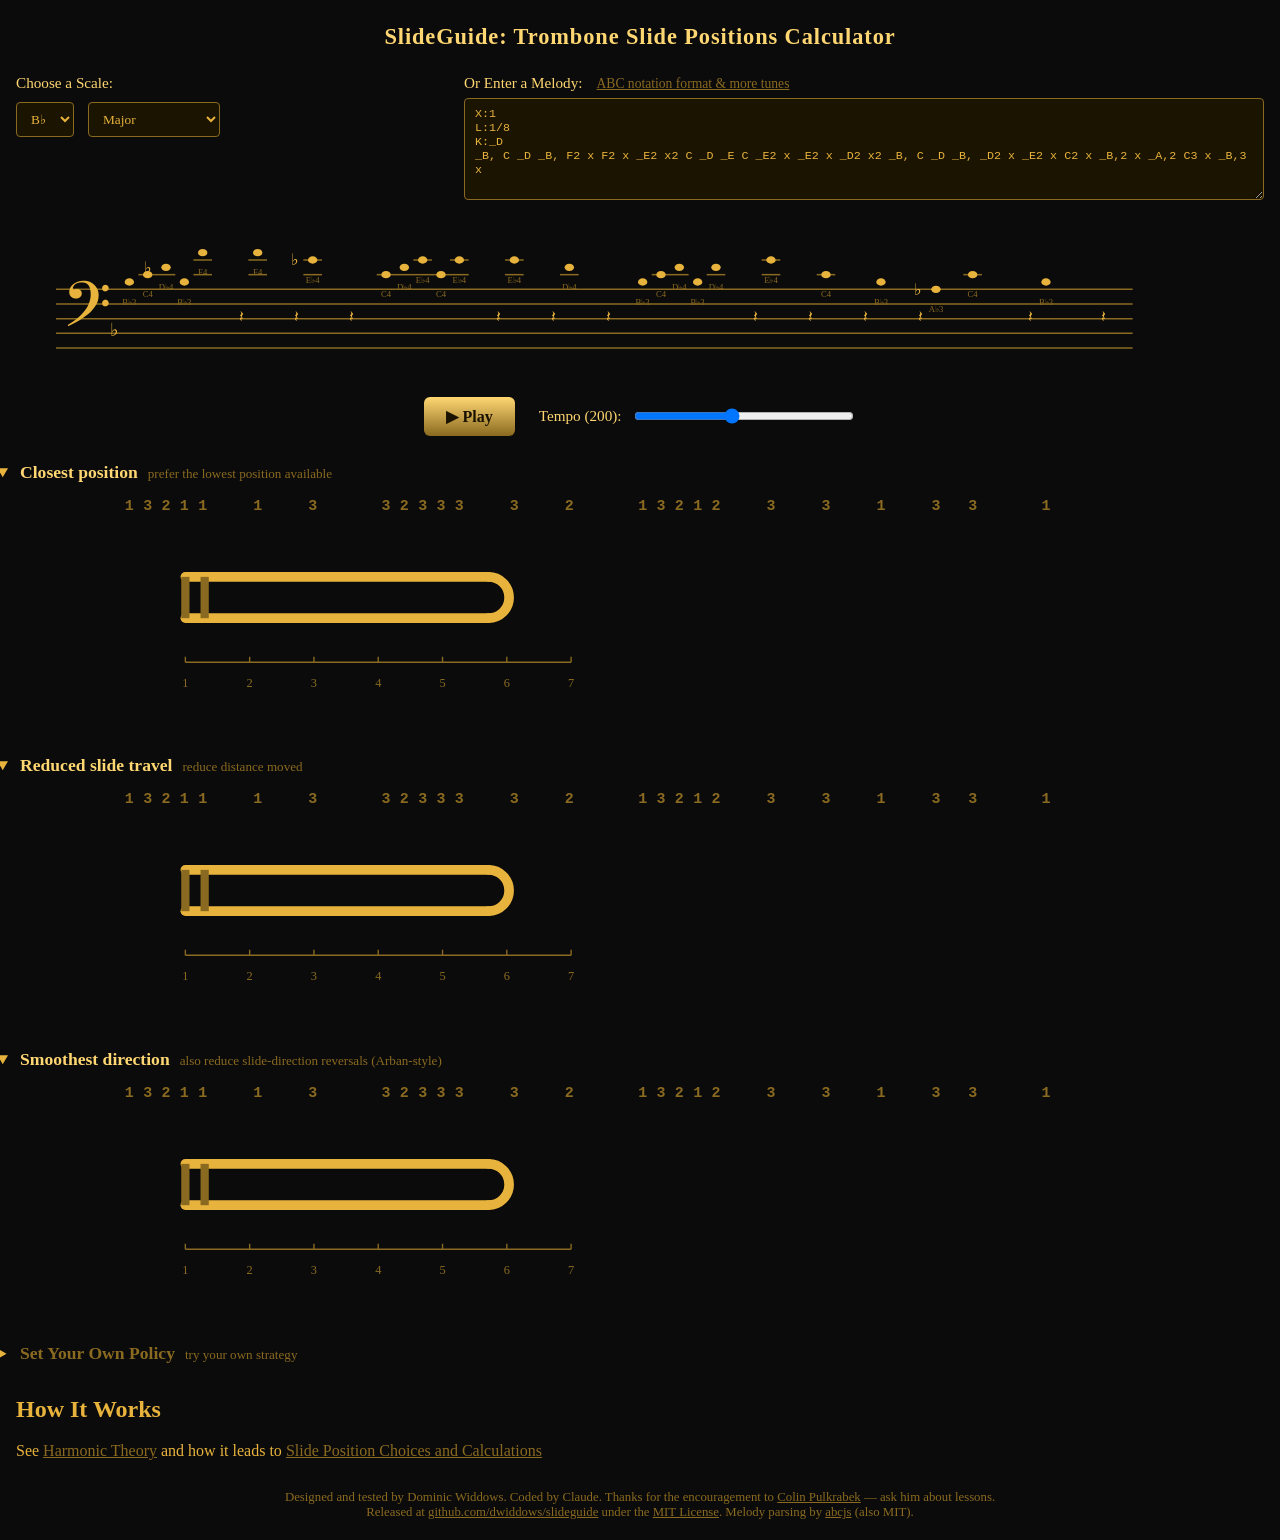
<file: index.html>
<!DOCTYPE html>
<html lang="en">
<head>
<meta charset="UTF-8">
<meta name="viewport" content="width=device-width, initial-scale=1">
<title>SlideGuide: Trombone Slide Positions Calculator</title>
<link rel="stylesheet" href="style.css">
</head>
<body>

<h1>SlideGuide: Trombone Slide Positions Calculator</h1>

<div class="stage">
  <div class="input-row">
    <div class="scale-entry">
      <label>Choose a Scale:</label>
      <div class="scale-controls">
        <select id="root-select"></select>
        <select id="type-select"></select>
      </div>
    </div>

    <div class="melody-entry">
      <div class="input-label-row">
        <label for="melody-input">Or Enter a Melody:</label>
        <a href="https://abcnotation.com/" target="_blank" rel="noopener">ABC notation format &amp; more tunes</a>
      </div>
      <textarea id="melody-input" rows="6" spellcheck="false" autocapitalize="off" autocorrect="off" autocomplete="off">X:1
L:1/8
K:_D
_B, C _D _B, F2 x F2 x _E2 x2 C _D _E C _E2 x _E2 x _D2 x2 _B, C _D _B, _D2 x _E2 x C2 x _B,2 x _A,2 C3 x _B,3 x</textarea>
      <div class="melody-controls">
        <span id="melody-error" class="melody-error"></span>
      </div>
    </div>
  </div>

  <div class="staff-scroll" id="staff-scroll">
    <svg id="staff-svg"></svg>
  </div>

  <div class="playback-row">
    <button id="play-btn">&#9654; Play</button>
    <div class="tempo-entry">
      <label for="tempo-select">Tempo (<span id="tempo-value">200</span>):</label>
      <input type="range" id="tempo-select" min="40" max="400" step="1" value="200">
    </div>
  </div>

  <div class="panels" id="panels"></div>

  <h2>How It Works</h2>

  <p>See <a href="harmonic_theory.html">Harmonic Theory</a> and how it leads to
    <a href="slide_theory.html">Slide Position Choices and Calculations</a></p>

  <p class="credits">Designed and tested by Dominic Widdows. Coded by Claude.
  Thanks for the encouragement to <a href="https://www.colinpulkrabek.com/" target="_blank"
  rel="noopener">Colin Pulkrabek</a> &mdash; ask him about lessons.<br>
  Released at <a href="https://github.com/dwiddows/slideguide" target="_blank"
  rel="noopener">github.com/dwiddows/slideguide</a> under the
  <a href="LICENSE" target="_blank" rel="noopener">MIT License</a>. Melody parsing by
  <a href="https://abcjs.net/" target="_blank" rel="noopener">abcjs</a> (also MIT).</p>
</div>

<script src="music-theory.js"></script>
<script src="trombone-positions.js"></script>
<script src="staff-view.js"></script>
<script src="solver.js"></script>
<script src="abcjs-basic-min.js"></script>
<script src="abc-import.js"></script>
<script src="trombone.js"></script>
</body>
</html>
</file>
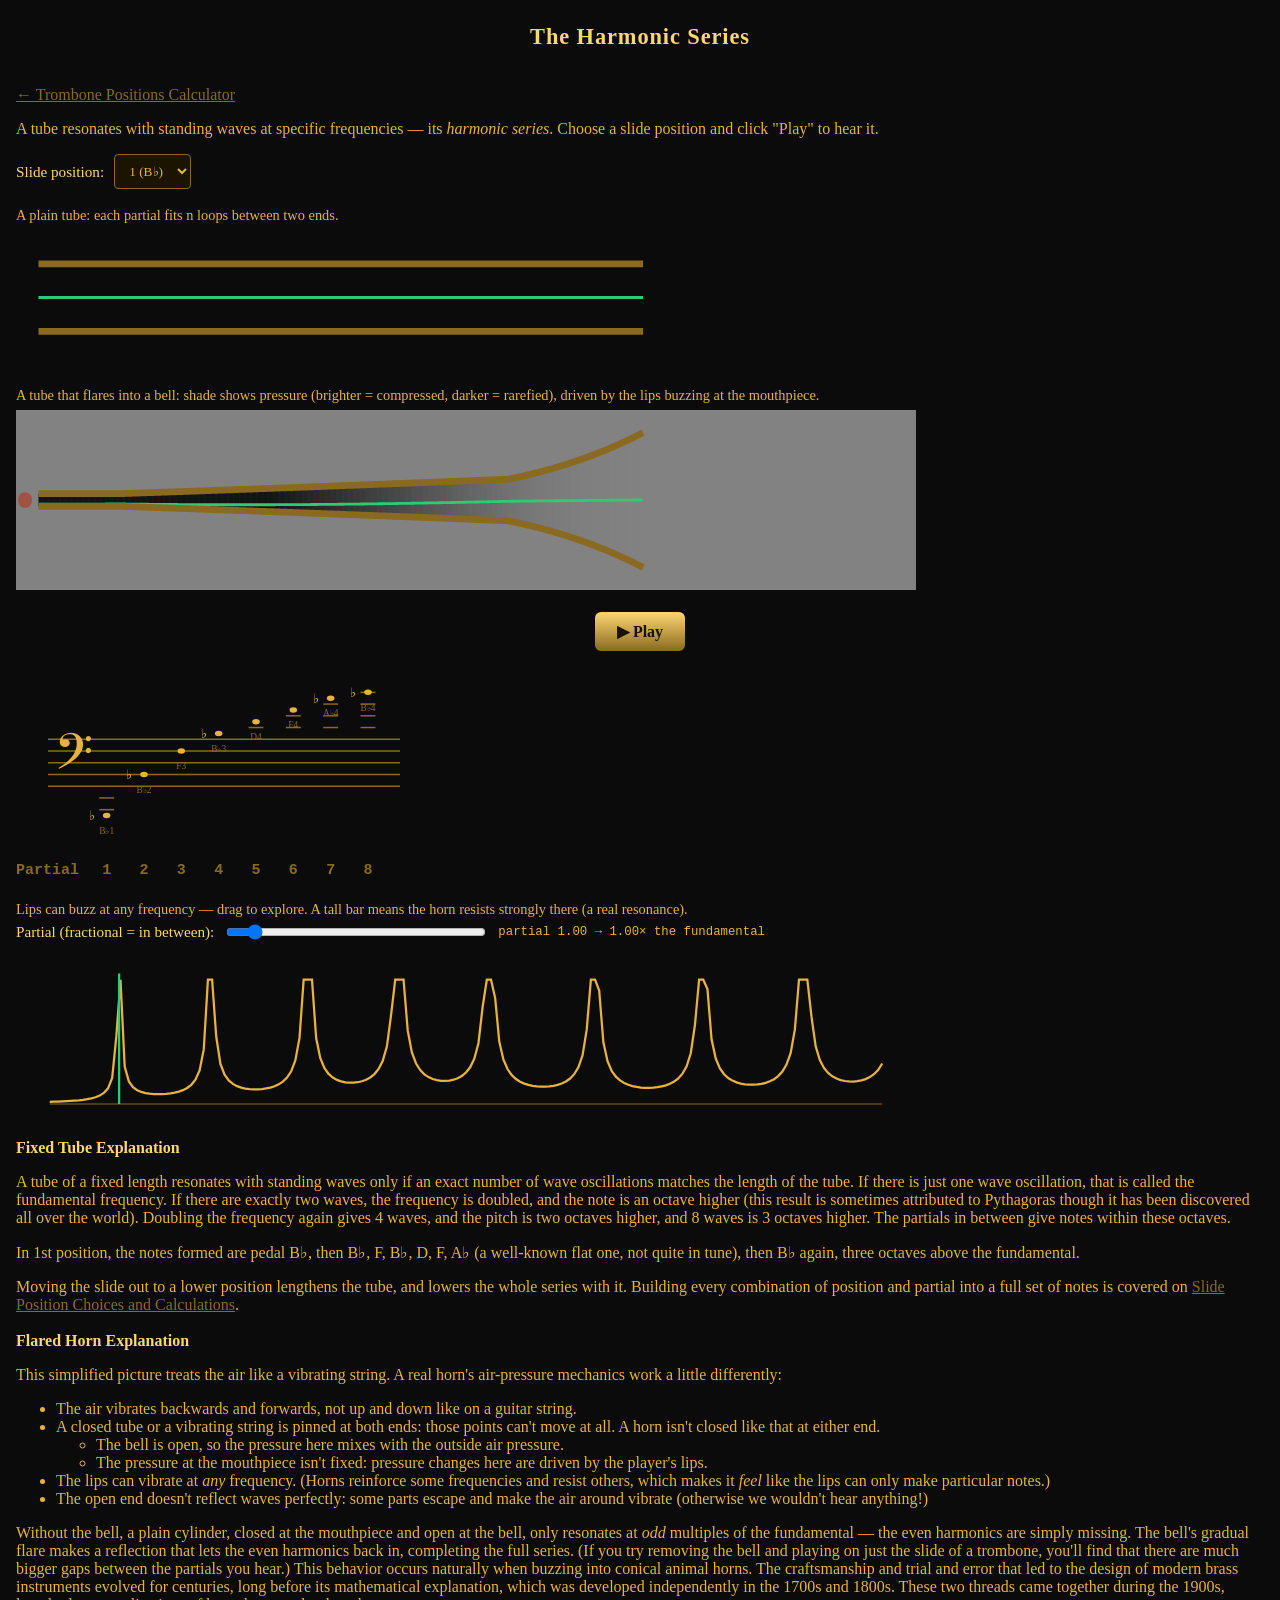
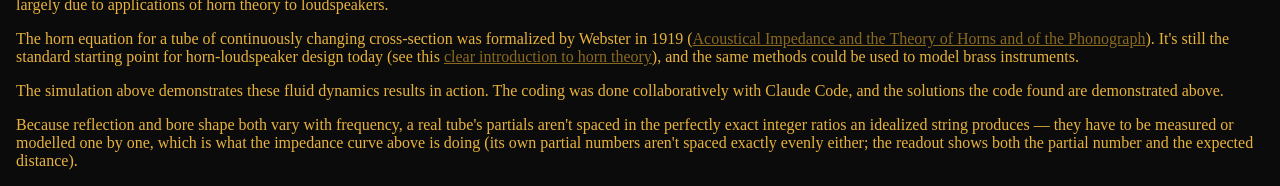
<file: harmonic_theory.html>
<!DOCTYPE html>
<html lang="en">
<head>
<meta charset="UTF-8">
<meta name="viewport" content="width=device-width, initial-scale=1">
<title>SlideGuide: The Harmonic Series</title>
<link rel="stylesheet" href="style.css">
</head>
<body>

<h1>The Harmonic Series</h1>

<div class="stage">
  <p><a href="index.html">&larr; Trombone Positions Calculator</a></p>

  <p>A tube resonates with standing waves at specific frequencies &mdash; its
  <i>harmonic series</i>. Choose a slide position and click "Play" to hear it.</p>

  <div class="position-entry">
    <label for="position-select">Slide position:</label>
    <select id="position-select">
      <option value="1">1 (B&flat;)</option>
      <option value="2">2 (A)</option>
      <option value="3">3 (A&flat;)</option>
      <option value="4">4 (G)</option>
      <option value="5">5 (G&flat;)</option>
      <option value="6">6 (F)</option>
      <option value="7">7 (E)</option>
    </select>
  </div>

  <p class="pipe-label">A plain tube: each partial fits n loops between two ends.</p>
  <div class="pipe-wrap" id="pipe"></div>

  <p class="pipe-label">A tube that flares into a bell: shade shows pressure (brighter = compressed,
  darker = rarefied), driven by the lips buzzing at the mouthpiece.</p>
  <div class="pipe-wrap" id="pipe-bell"></div>

  <div class="playback-row">
    <button id="play-btn">&#9654; Play</button>
  </div>

  <div class="staff-scroll" id="staff-scroll">
    <svg id="staff-svg"></svg>
  </div>
  <div id="partial-numbers"></div>

  <p class="pipe-label">Lips can buzz at any frequency &mdash; drag to explore. A tall bar means
  the horn resists strongly there (a real resonance).</p>
  <div class="freq-entry">
    <label for="freq-slider">Partial (fractional = in between):</label>
    <input type="range" id="freq-slider" min="30" max="870" value="100" step="1">
    <span id="freq-value">partial 1.00 &rarr; 1.00&times; the fundamental</span>
  </div>
  <div class="impedance-wrap">
    <svg id="impedance-svg" class="impedance-svg"></svg>
  </div>

  <h3>Fixed Tube Explanation</h3>

  <p>A tube of a fixed length resonates with standing waves
    only if an exact number of wave oscillations matches the length of the tube.
    If there is just one wave oscillation, that is called the fundamental frequency.
    If there are exactly two waves, the frequency is doubled, and the note is an octave higher
    (this result is sometimes attributed to Pythagoras though it has been discovered all over the world).
    Doubling the frequency again gives 4 waves, and the pitch is two octaves higher, and 8 waves is 3 octaves higher.
    The partials in between give notes within these octaves.</p>

  <p>In 1st position, the notes formed are pedal B&flat;, then B&flat;, F, B&flat;, D, F, A&flat;
    (a well-known flat one, not quite in tune), then B&flat; again, three octaves above the fundamental.</p>

  <p>Moving the slide out to a lower position lengthens the tube, and lowers the whole series
  with it. Building every combination of position and partial into a full set of notes is
  covered on <a href="slide_theory.html">Slide Position Choices and Calculations</a>.</p>

  <h3>Flared Horn Explanation</h3>

  <p>This simplified picture treats the air like a vibrating string. A real horn's air-pressure
  mechanics work a little differently:</p>

  <ul>
    <li>The air vibrates backwards and forwards, not up and down like on a guitar string.</li>
    <li>A closed tube or a vibrating string is pinned at both ends: those points can't move at all.
      A horn isn't closed like that at either end.
      <ul>
        <li>The bell is open, so the pressure here mixes with the outside air pressure.</li>
        <li>The pressure at the mouthpiece isn't fixed: pressure changes here are driven by the player's lips.</li>
      </ul>
    </li>
    <li>The lips can vibrate at <i>any</i> frequency.
      (Horns reinforce some frequencies and resist others, which makes it <i>feel</i>
      like the lips can only make particular notes.)</li>
    <li>The open end doesn't reflect waves perfectly: some parts escape and make the air around vibrate
      (otherwise we wouldn't hear anything!)</li>
  </ul>

  <p>
    Without the bell, a plain cylinder, closed at the mouthpiece and open at the
    bell, only resonates at <em>odd</em> multiples of the fundamental &mdash; the even harmonics
    are simply missing. The bell's gradual flare makes a reflection that lets the even
    harmonics back in, completing the full series.
    (If you try removing the bell and playing
    on just the slide of a trombone, you'll find that there are much bigger gaps between the partials you hear.)
    This behavior occurs naturally when buzzing into conical animal horns.
    The craftsmanship and trial and error that led to the design of modern brass instruments
    evolved for centuries, long before its mathematical explanation, which was developed
    independently in the 1700s and 1800s. These two threads came together during the 1900s,
    largely due to applications of horn theory to loudspeakers.
  </p>

  <p>The horn equation for a tube of continuously changing cross-section was formalized by
    Webster in 1919 (<a href="https://pmc.ncbi.nlm.nih.gov/articles/PMC1091593/" target="_blank"
    rel="noopener">Acoustical Impedance and the Theory of Horns and of the Phonograph</a>). It's
    still the standard starting point for horn-loudspeaker design today (see this
    <a href="https://www.grc.com/acoustics/an-introduction-to-horn-theory.pdf"
    target="_blank" rel="noopener">clear introduction to horn theory</a>),
    and the same methods could be used to model brass instruments.
  </p>

  <p>The simulation above demonstrates these fluid dynamics results in action.
    The coding was done collaboratively with Claude Code, and the solutions the code found
    are demonstrated above.

  <p>
    Because reflection and bore shape both vary with frequency,
    a real tube's partials aren't spaced in the perfectly exact integer ratios an idealized string
    produces &mdash; they have to be measured or modelled one by one, which is what the impedance
    curve above is doing (its own partial numbers aren't spaced exactly evenly either; the readout
    shows both the partial number and the expected distance).</p>
</div>



<script src="music-theory.js"></script>
<script src="trombone-positions.js"></script>
<script src="staff-view.js"></script>
<script src="pipe.js"></script>
<script src="horn-equation.js"></script>
<script src="pipe-bell.js"></script>
<script src="theory.js"></script>
</body>
</html>
</file>
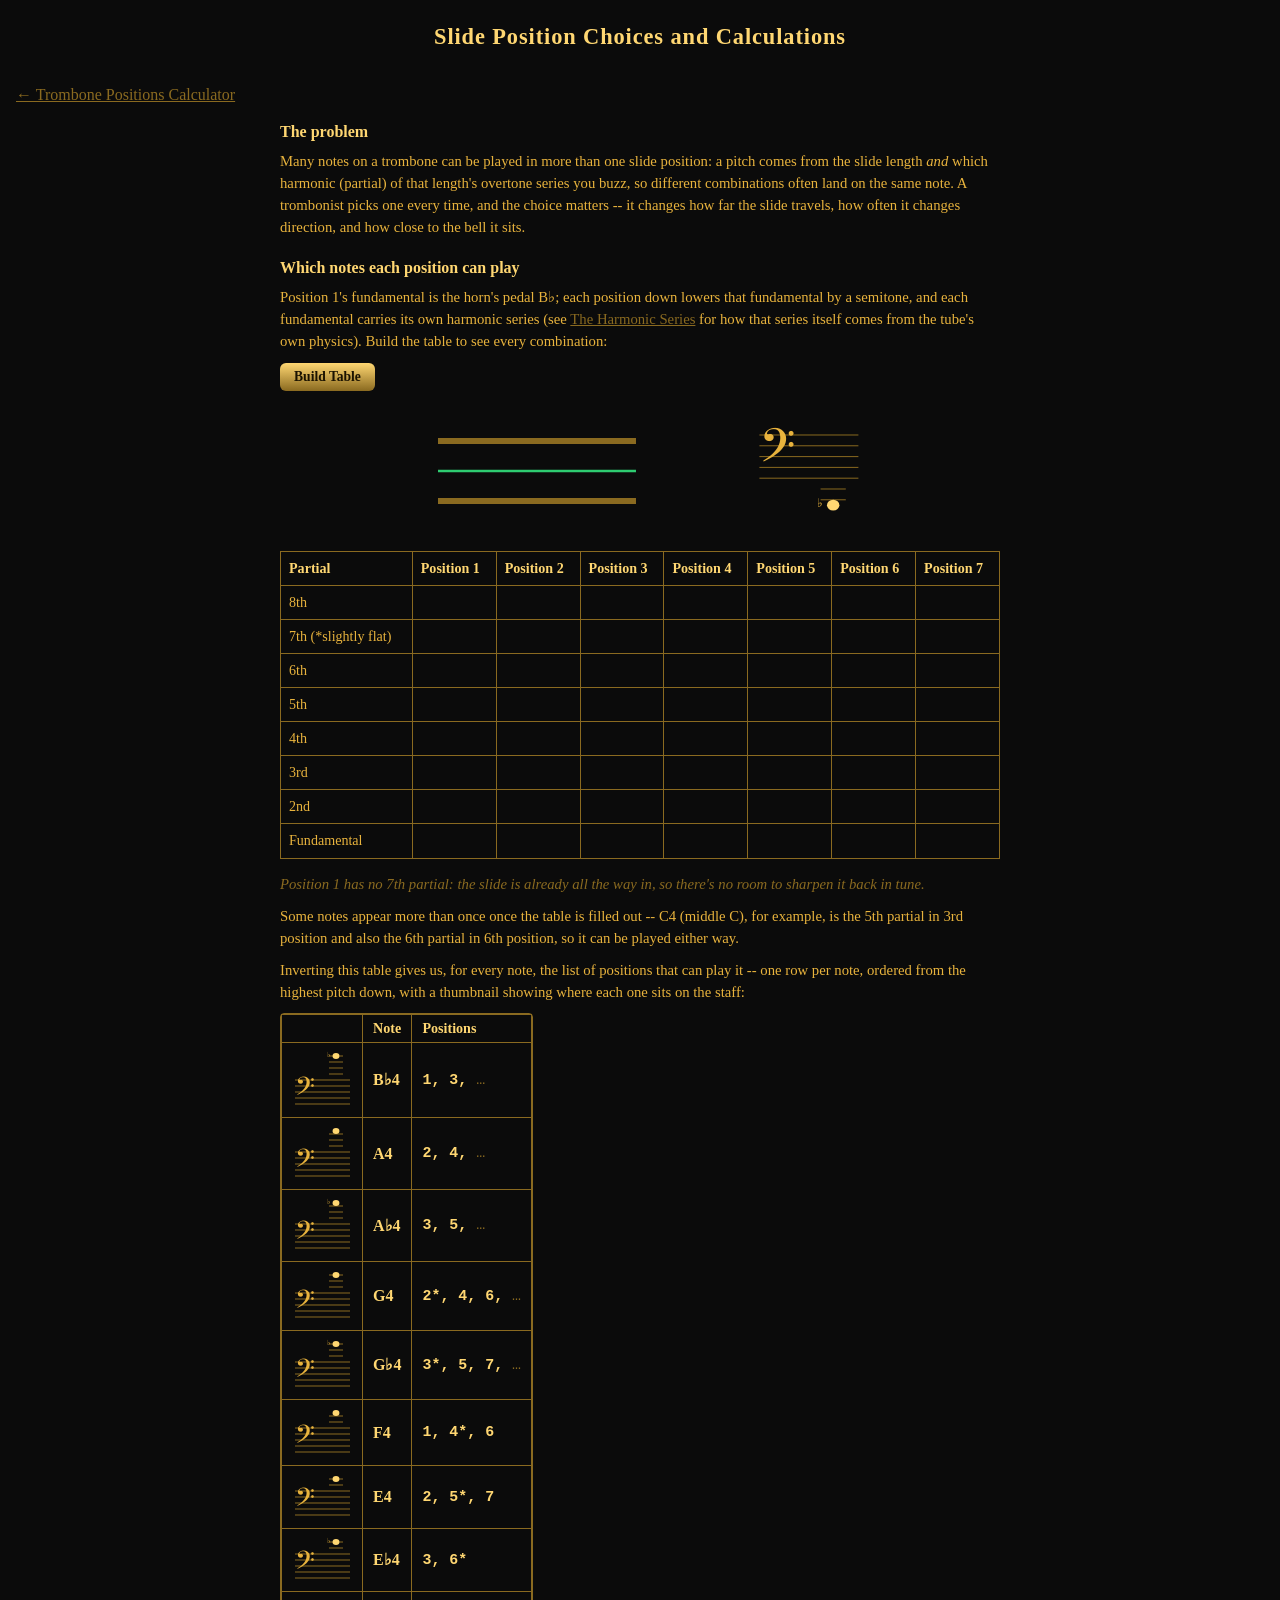
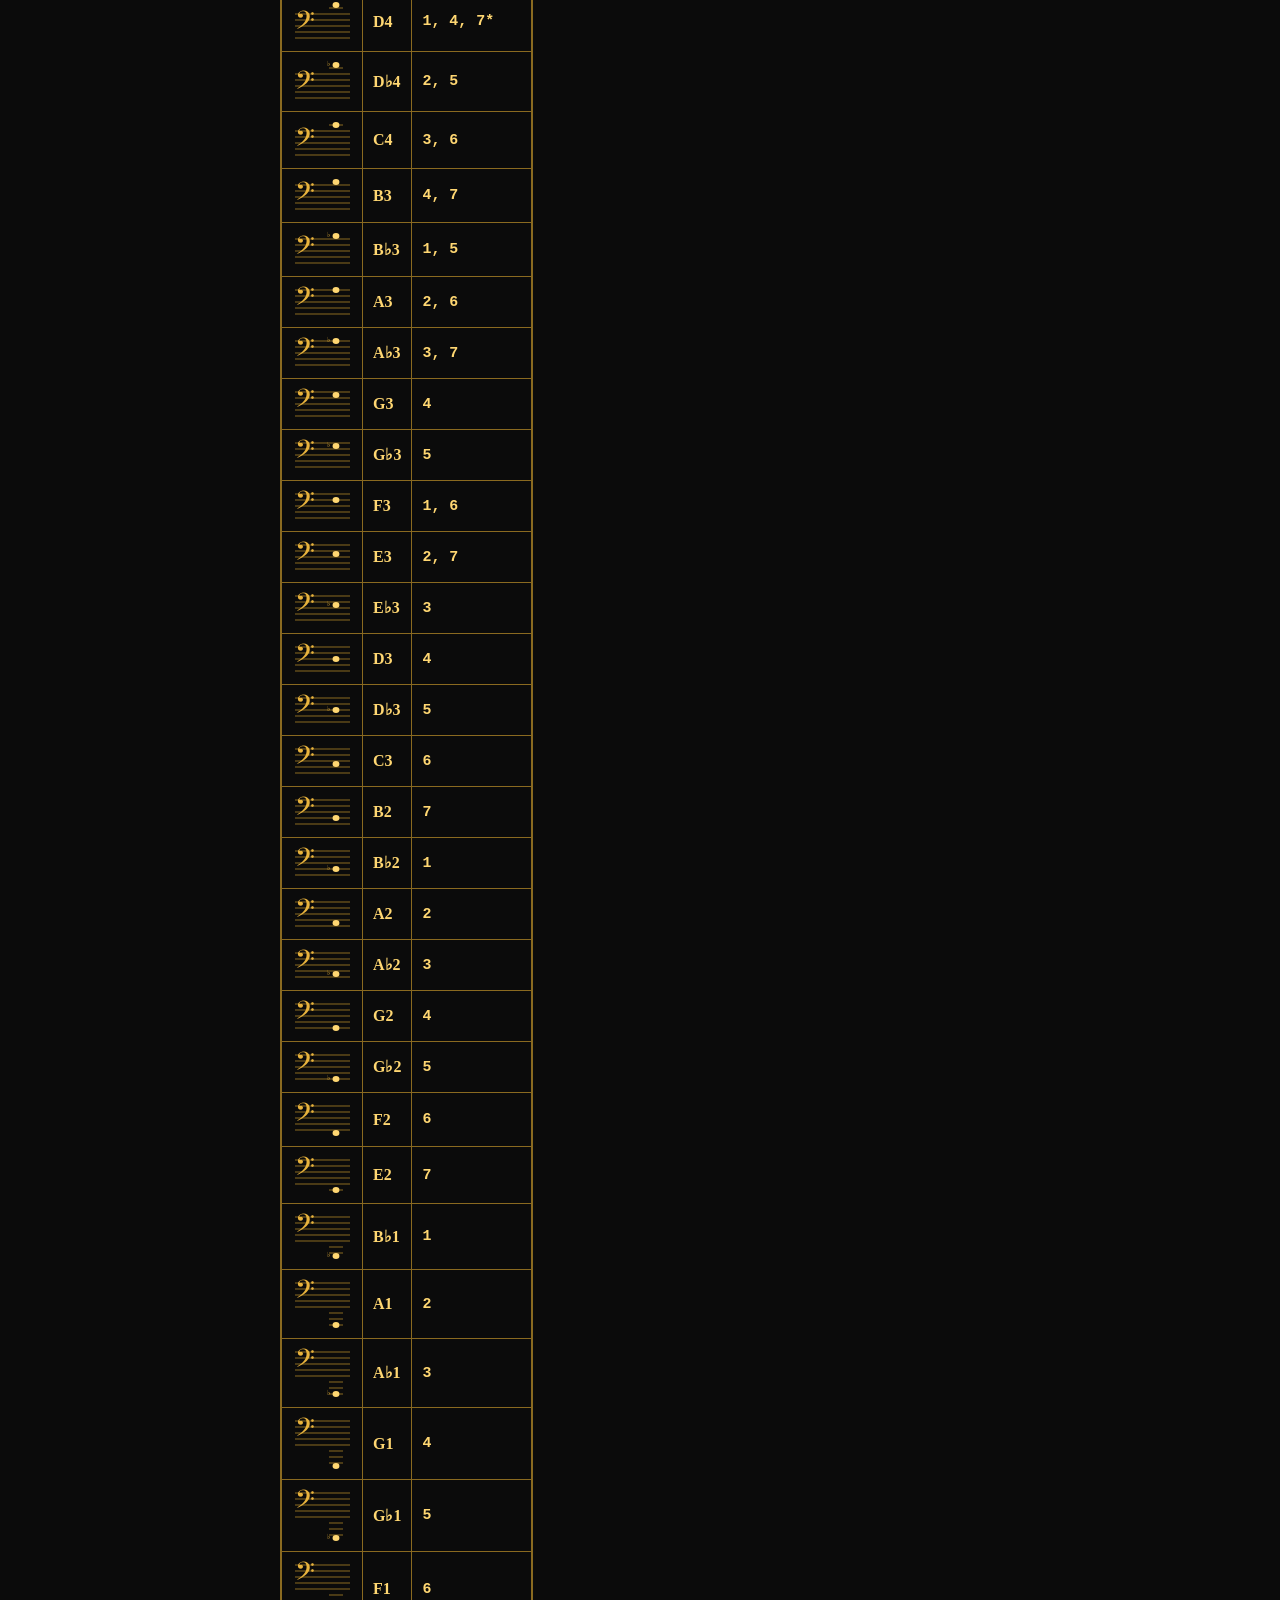
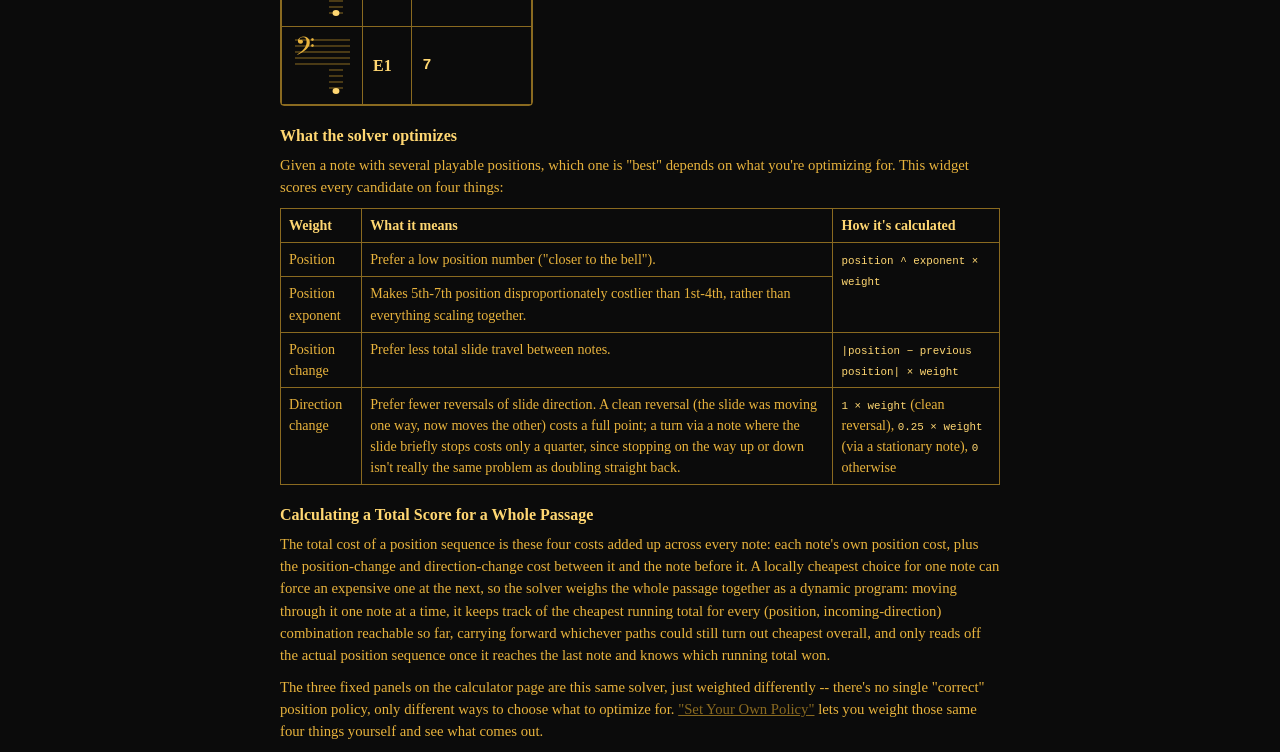
<file: slide_theory.html>
<!DOCTYPE html>
<html lang="en">
<head>
<meta charset="UTF-8">
<meta name="viewport" content="width=device-width, initial-scale=1">
<title>SlideGuide: Slide Position Choices and Calculations</title>
<link rel="stylesheet" href="style.css">
</head>
<body>

<h1>Slide Position Choices and Calculations</h1>

<div class="stage">
  <p><a href="index.html">&larr; Trombone Positions Calculator</a></p>

  <div class="how-it-works-body">
    <h3>The problem</h3>
    <p>Many notes on a trombone can be played in more than one slide position: a pitch comes
    from the slide length <em>and</em> which harmonic (partial) of that length's overtone
    series you buzz, so different combinations often land on the same note. A trombonist picks
    one every time, and the choice matters -- it changes how far the slide travels, how often
    it changes direction, and how close to the bell it sits.</p>

    <h3>Which notes each position can play</h3>
    <p>Position 1's fundamental is the horn's pedal B♭; each position down lowers that
    fundamental by a semitone, and each fundamental carries its own harmonic series (see
    <a href="harmonic_theory.html">The Harmonic Series</a> for how that series itself comes
    from the tube's own physics). Build the table to see every combination:</p>

    <div class="build-table-row">
      <button id="build-table-btn" class="small-btn">Build Table</button>
    </div>

    <div class="live-reminder-row" id="live-reminder">
      <div class="pipe-wrap-small" id="pipe-small"></div>
      <div class="staff-thumb-small" id="staff-thumb-small"></div>
    </div>

    <div class="table-scroll">
      <table class="how-it-works-table" id="notes-table"></table>
    </div>
    <p class="table-caption">Position 1 has no 7th partial: the slide is already all the way
    in, so there's no room to sharpen it back in tune.</p>

    <p>Some notes appear more than once once the table is filled out -- C4 (middle C), for
    example, is the 5th partial in 3rd position and also the 6th partial in 6th position, so
    it can be played either way.</p>

    <p>Inverting this table gives us, for every note, the list of positions that can play it --
    one row per note, ordered from the highest pitch down, with a thumbnail showing where each
    one sits on the staff:</p>
    <div class="note-list-scroll">
      <table class="note-table">
        <thead>
          <tr><th></th><th>Note</th><th>Positions</th></tr>
        </thead>
        <tbody id="note-table-body"></tbody>
      </table>
    </div>

    <h3>What the solver optimizes</h3>
    <p>Given a note with several playable positions, which one is "best" depends on what you're
    optimizing for. This widget scores every candidate on four things:</p>
    <div class="table-scroll">
      <table class="how-it-works-table">
        <thead>
          <tr><th>Weight</th><th>What it means</th><th>How it's calculated</th></tr>
        </thead>
        <tbody>
          <tr>
            <td>Position</td>
            <td>Prefer a low position number ("closer to the bell").</td>
            <td rowspan="2"><code>position ^ exponent &times; weight</code></td>
          </tr>
          <tr>
            <td>Position exponent</td>
            <td>Makes 5th-7th position disproportionately costlier than 1st-4th, rather than
            everything scaling together.</td>
          </tr>
          <tr>
            <td>Position change</td>
            <td>Prefer less total slide travel between notes.</td>
            <td><code>|position &minus; previous position| &times; weight</code></td>
          </tr>
          <tr>
            <td>Direction change</td>
            <td>Prefer fewer reversals of slide direction. A clean reversal (the slide was
            moving one way, now moves the other) costs a full point; a turn via a note where
            the slide briefly stops costs only a quarter, since stopping on the way up or down
            isn't really the same problem as doubling straight back.</td>
            <td><code>1 &times; weight</code> (clean reversal), <code>0.25 &times; weight</code>
            (via a stationary note), <code>0</code> otherwise</td>
          </tr>
        </tbody>
      </table>
    </div>

    <h3>Calculating a Total Score for a Whole Passage</h3>
    <p>The total cost of a position sequence is these four costs added up across every note:
    each note's own position cost, plus the position-change and direction-change cost between
    it and the note before it. A locally cheapest choice for one note can force an expensive one
    at the next, so the solver weighs the whole passage together as a dynamic program: moving
    through it one note at a time, it keeps track of the cheapest running total for every
    (position, incoming-direction)
    combination reachable so far, carrying forward whichever paths could still turn out
    cheapest overall, and only reads off the actual position sequence once it reaches the last
    note and knows which running total won.</p>
    <p>The three fixed panels on the calculator page are this same solver, just weighted
    differently -- there's no single "correct" position policy, only different ways to choose
    what to optimize for. <a href="index.html#set-your-own-policy">"Set Your Own Policy"</a> lets
    you weight those same four things yourself and see what comes out.</p>
  </div>
</div>

<script src="music-theory.js"></script>
<script src="trombone-positions.js"></script>
<script src="staff-view.js"></script>
<script src="pipe.js"></script>
<script src="slide-theory.js"></script>
</body>
</html>
</file>
<file: style.css>
:root {
    --brass: #e8b33d;
    --brass-bright: #ffd772;
    --brass-dim: #8a6a20;
    --bg: #0b0b0b;
  }
  html, body {
    margin: 0;
    padding: 0;
    width: 100%;
    background: var(--bg);
    color: var(--brass);
    font-family: Georgia, 'Times New Roman', serif;
    display: flex;
    flex-direction: column;
    align-items: center;
    min-height: 100vh;
    min-width: 0;
    /* Guaranteed backstop: whatever else is or isn't shrinking properly
       further down, the page itself can never scroll or shift sideways. */
    overflow-x: hidden;
  }
  h1 {
    color: var(--brass-bright);
    font-size: 1.4em;
    letter-spacing: 0.04em;
    margin: 24px 0 20px;
    text-align: center;
  }
  a {
    color: var(--brass-dim);
    text-decoration: underline;
  }
  a:hover {
    color: var(--brass-bright);
  }
  .stage {
    width: 100%;
    max-width: 1500px;
    min-width: 0;
    padding: 0 16px;
    box-sizing: border-box;
  }
  .stage h3 {
    color: var(--brass-bright);
    font-size: 1em;
    margin: 18px 0 6px;
  }
  svg text {
    font-family: Georgia, 'Times New Roman', serif;
  }
  .toolbar {
    margin: 6px 0 18px;
    display: flex;
    gap: 12px;
    align-items: center;
    justify-content: center;
    flex-wrap: wrap;
  }
  .toolbar .divider {
    width: 1px;
    height: 24px;
    background: var(--brass-dim);
    margin: 0 4px;
  }
  .staff-scroll {
    width: 100%;
    overflow-x: auto;
    margin-bottom: 18px;
  }
  .panels {
    display: flex;
    flex-direction: column;
    gap: 6px;
    align-items: center;
    width: 100%;
  }
  .panel-details {
    width: 100%;
    max-width: 1400px;
    min-width: 0;
    margin-bottom: 6px;
  }
  .panel-details summary {
    cursor: pointer;
    padding: 6px 4px;
    list-style-position: outside;
  }
  .panel-details summary h2 {
    display: inline;
    color: var(--brass-dim);
    font-size: 1.1em;
    margin: 0;
  }
  .panel-details[open] summary h2 {
    color: var(--brass-bright);
  }
  .panel-details summary .panel-note {
    display: inline;
    margin-left: 10px;
    color: var(--brass-dim);
    font-size: 0.82em;
  }
  .panel-body {
    padding: 6px 4px 12px;
    overflow-x: auto;
  }
  .trombone-svg {
    width: 100%;
    min-width: 480px;
    height: auto;
    display: block;
  }
  .position-list {
    width: 100%;
    overflow: hidden;
    height: 24px;
    position: relative;
    margin-bottom: 0;
    /* .panel-body has 4px of left padding that the staff doesn't share
       -- cancel it so noteX lines up in both places against the same
       zero point. */
    margin-left: -4px;
  }
  .pipe-wrap {
    width: 100%;
    max-width: 900px;
    margin: 6px 0 22px;
  }
  .pipe-label {
    max-width: 900px;
    margin: 0 0 4px;
    font-size: 0.9em;
    color: var(--brass);
  }
  .pipe-svg {
    display: block;
    width: 100%;
    height: auto;
  }
  .build-table-row {
    margin: 4px 0 14px;
  }
  .small-btn {
    padding: 6px 14px;
    font-size: 0.85em;
  }
  .live-reminder-row {
    display: flex;
    align-items: center;
    justify-content: center;
    gap: 16px;
    flex-wrap: wrap;
    margin: 4px 0 14px;
  }
  .pipe-wrap-small {
    width: 320px;
    max-width: 100%;
  }
  .staff-thumb-small {
    display: flex;
    align-items: center;
    justify-content: center;
    /* Fixed regardless of which note is showing -- a pedal tone's
       ledger lines make a much taller SVG than an in-staff note's, and
       without a fixed frame that difference reflows the table below on
       every note change. 128px covers this page's full range (E1 to
       B♭4) at the live reminder's 1.8x scale, with a little headroom. */
    height: 132px;
  }
  .section-divider {
    width: 100%;
    max-width: 900px;
    border: none;
    border-top: 1px solid var(--brass-dim);
    margin: 8px 0 20px;
  }
  .freq-entry {
    display: flex;
    align-items: center;
    gap: 10px;
    margin: 4px 0 18px;
    flex-wrap: wrap;
  }
  .freq-entry input[type="range"] {
    width: 260px;
  }
  .freq-entry span {
    font-family: monospace;
    color: var(--brass);
    min-width: 3.5em;
    font-size: 0.95em;
  }
  .impedance-wrap {
    width: 100%;
    max-width: 900px;
    margin: 6px 0 22px;
  }
  .impedance-svg {
    display: block;
    width: 100%;
    height: auto;
  }
  /* Same alignment idea as .position-list (a row of SVG-text labels
     sharing the staff's own noteX coordinates), but for a container
     that doesn't sit inside .panel-body -- so it needs none of that
     class's -4px compensation for padding it doesn't have. */
  .number-row {
    width: 100%;
    overflow: hidden;
    height: 24px;
    position: relative;
    margin-bottom: 18px;
  }
  .position-list-svg {
    display: block;
  }
  .position-list-number {
    font-family: monospace;
    font-size: 15px;
    font-weight: bold;
    fill: var(--brass-dim);
  }
  .position-list-number.active {
    fill: #ff3b30;
    font-weight: bold;
  }
  button {
    background: linear-gradient(180deg, var(--brass-bright), var(--brass-dim));
    color: #1a1200;
    border: none;
    border-radius: 6px;
    padding: 10px 22px;
    font-size: 1em;
    font-weight: bold;
    cursor: pointer;
    font-family: inherit;
  }
  button:disabled {
    opacity: 0.5;
    cursor: default;
  }
  button:not(:disabled):hover {
    background: linear-gradient(180deg, #fff0c0, var(--brass));
  }
  select {
    background: #1a1400;
    color: var(--brass);
    border: 1px solid var(--brass-dim);
    border-radius: 4px;
    padding: 8px 10px;
    font-family: inherit;
  }
  .staff-note {
    fill: var(--brass);
    transition: fill 0.08s linear;
  }
  .staff-note.active {
    fill: #ff3b30;
  }
  .staff-label {
    fill: var(--brass-dim);
    transition: fill 0.08s linear;
  }
  .staff-label.active {
    fill: #ff3b30;
  }
  .expert-controls {
    display: flex;
    flex-direction: column;
    gap: 10px;
    padding: 4px 4px 18px;
    max-width: 900px;
  }
  .expert-controls label {
    display: grid;
    grid-template-columns: 220px 1fr 48px;
    align-items: center;
    gap: 10px;
  }
  .expert-label {
    text-align: right;
    font-size: 0.9em;
  }
  .expert-hint {
    display: block;
    color: var(--brass-dim);
    font-size: 0.82em;
  }
  .expert-value {
    font-family: monospace;
    text-align: right;
  }
  .how-it-works-body {
    max-width: 720px;
    margin: 0 auto;
    line-height: 1.5;
  }
  .how-it-works-body h3 {
    color: var(--brass-bright);
    font-size: 1em;
    margin: 18px 0 6px;
  }
  .how-it-works-body h3:first-child {
    margin-top: 4px;
  }
  .how-it-works-body p {
    margin: 0 0 10px;
    font-size: 0.92em;
  }
  .how-it-works-body ul {
    margin: 0 0 10px;
    padding-left: 1.2em;
    font-size: 0.92em;
  }
  .how-it-works-body li {
    margin-bottom: 6px;
  }
  .table-scroll {
    overflow-x: auto;
    margin: 4px 0 14px;
  }
  .note-list-scroll {
    width: fit-content;
    max-width: 100%;
    border: 1px solid var(--brass-dim);
    border-radius: 4px;
    margin: 4px 0 14px;
  }
  .note-table {
    width: auto;
    border-collapse: collapse;
  }
  .note-table th, .note-table td {
    border: 1px solid var(--brass-dim);
    padding: 3px 10px;
    text-align: left;
  }
  .note-table th {
    background: var(--bg);
    color: var(--brass-bright);
    font-weight: bold;
    font-size: 0.88em;
  }
  .note-thumb-cell {
    padding: 0 4px;
  }
  .note-thumb-svg {
    display: block;
  }
  .note-name-cell {
    font-weight: bold;
    color: var(--brass-bright);
    font-size: 1em;
    white-space: nowrap;
  }
  .note-positions-cell {
    font-family: monospace;
    font-weight: bold;
    color: var(--brass-bright);
    font-size: 1.15em;
    white-space: nowrap;
  }
  .note-positions-ellipsis {
    font-weight: normal;
    color: var(--brass-dim);
  }
  .how-it-works-table {
    width: 100%;
    border-collapse: collapse;
    font-size: 0.88em;
  }
  .how-it-works-table th, .how-it-works-table td {
    border: 1px solid var(--brass-dim);
    padding: 6px 8px;
    text-align: left;
    vertical-align: top;
  }
  .how-it-works-table th {
    color: var(--brass-bright);
    font-weight: bold;
  }
  .how-it-works-table code {
    color: var(--brass-bright);
    font-family: monospace;
    font-size: 0.95em;
  }
  .table-caption {
    margin: -8px 0 14px;
    color: var(--brass-dim);
    font-size: 0.8em;
    font-style: italic;
  }
  .input-row {
    width: 100%;
    max-width: 1400px;
    margin: 4px 0 20px;
    display: flex;
    gap: 28px;
    align-items: flex-start;
    flex-wrap: wrap;
  }
  .melody-entry {
    flex: 2 1 480px;
    min-width: 0;
    display: flex;
    flex-direction: column;
    gap: 6px;
  }
  .scale-entry {
    flex: 1 1 260px;
    min-width: 0;
    display: flex;
    flex-direction: column;
    gap: 10px;
  }
  .playback-row {
    width: 100%;
    max-width: 1400px;
    margin: 4px 0 20px;
    display: flex;
    align-items: center;
    justify-content: center;
    gap: 24px;
    flex-wrap: wrap;
  }
  .tempo-entry, .position-entry {
    display: flex;
    align-items: center;
    gap: 10px;
  }
  .position-entry {
    margin: 4px 0 18px;
  }
  .tempo-entry label, .position-entry label, .freq-entry label {
    color: var(--brass-bright);
    font-size: 0.95em;
    white-space: nowrap;
  }
  .tempo-entry input[type="range"] {
    width: 220px;
  }
  .melody-entry label, .scale-entry label {
    color: var(--brass-bright);
    font-size: 0.95em;
  }
  .input-label-row {
    display: flex;
    align-items: baseline;
    justify-content: flex-start;
    gap: 14px;
    flex-wrap: wrap;
  }
  .input-label-row a {
    font-size: 0.85em;
  }
  .melody-entry textarea {
    width: 100%;
    box-sizing: border-box;
    background: #1a1400;
    color: var(--brass);
    border: 1px solid var(--brass-dim);
    border-radius: 4px;
    padding: 8px 10px;
    font-family: monospace;
    font-size: 0.9em;
    resize: vertical;
  }
  .melody-controls, .scale-controls {
    display: flex;
    align-items: center;
    gap: 14px;
    flex-wrap: wrap;
  }
  .melody-error {
    color: #ff6b5a;
    font-size: 0.85em;
  }
  .credits {
    width: 100%;
    max-width: 900px;
    margin: 30px auto 20px;
    color: var(--brass-dim);
    font-size: 0.8em;
    text-align: center;
  }
  /* On a narrow phone, the staff and surrounding controls otherwise
     dominate the page while the trombone graphics -- the actual point
     of the widget -- shrink down small: pull the controls back so the
     trombones get more of the visual weight (the staff's own size is
     handled separately, in JS, since it's rendered as an SVG at a
     computed pixel size rather than styled via CSS). */
  @media (max-width: 600px) {
    h1 {
      font-size: 1.1em;
      margin: 16px 0 12px;
    }
    .melody-entry label, .scale-entry label, .input-label-row a {
      font-size: 0.82em;
    }
    .melody-entry textarea {
      font-size: 0.78em;
    }
    select, button {
      font-size: 0.85em;
      padding: 7px 14px;
    }
    .tempo-entry input[type="range"] {
      width: 140px;
    }
    .panel-details summary h2 {
      font-size: 0.95em;
    }
    .panel-details summary .panel-note {
      font-size: 0.75em;
    }
  }
</file>
